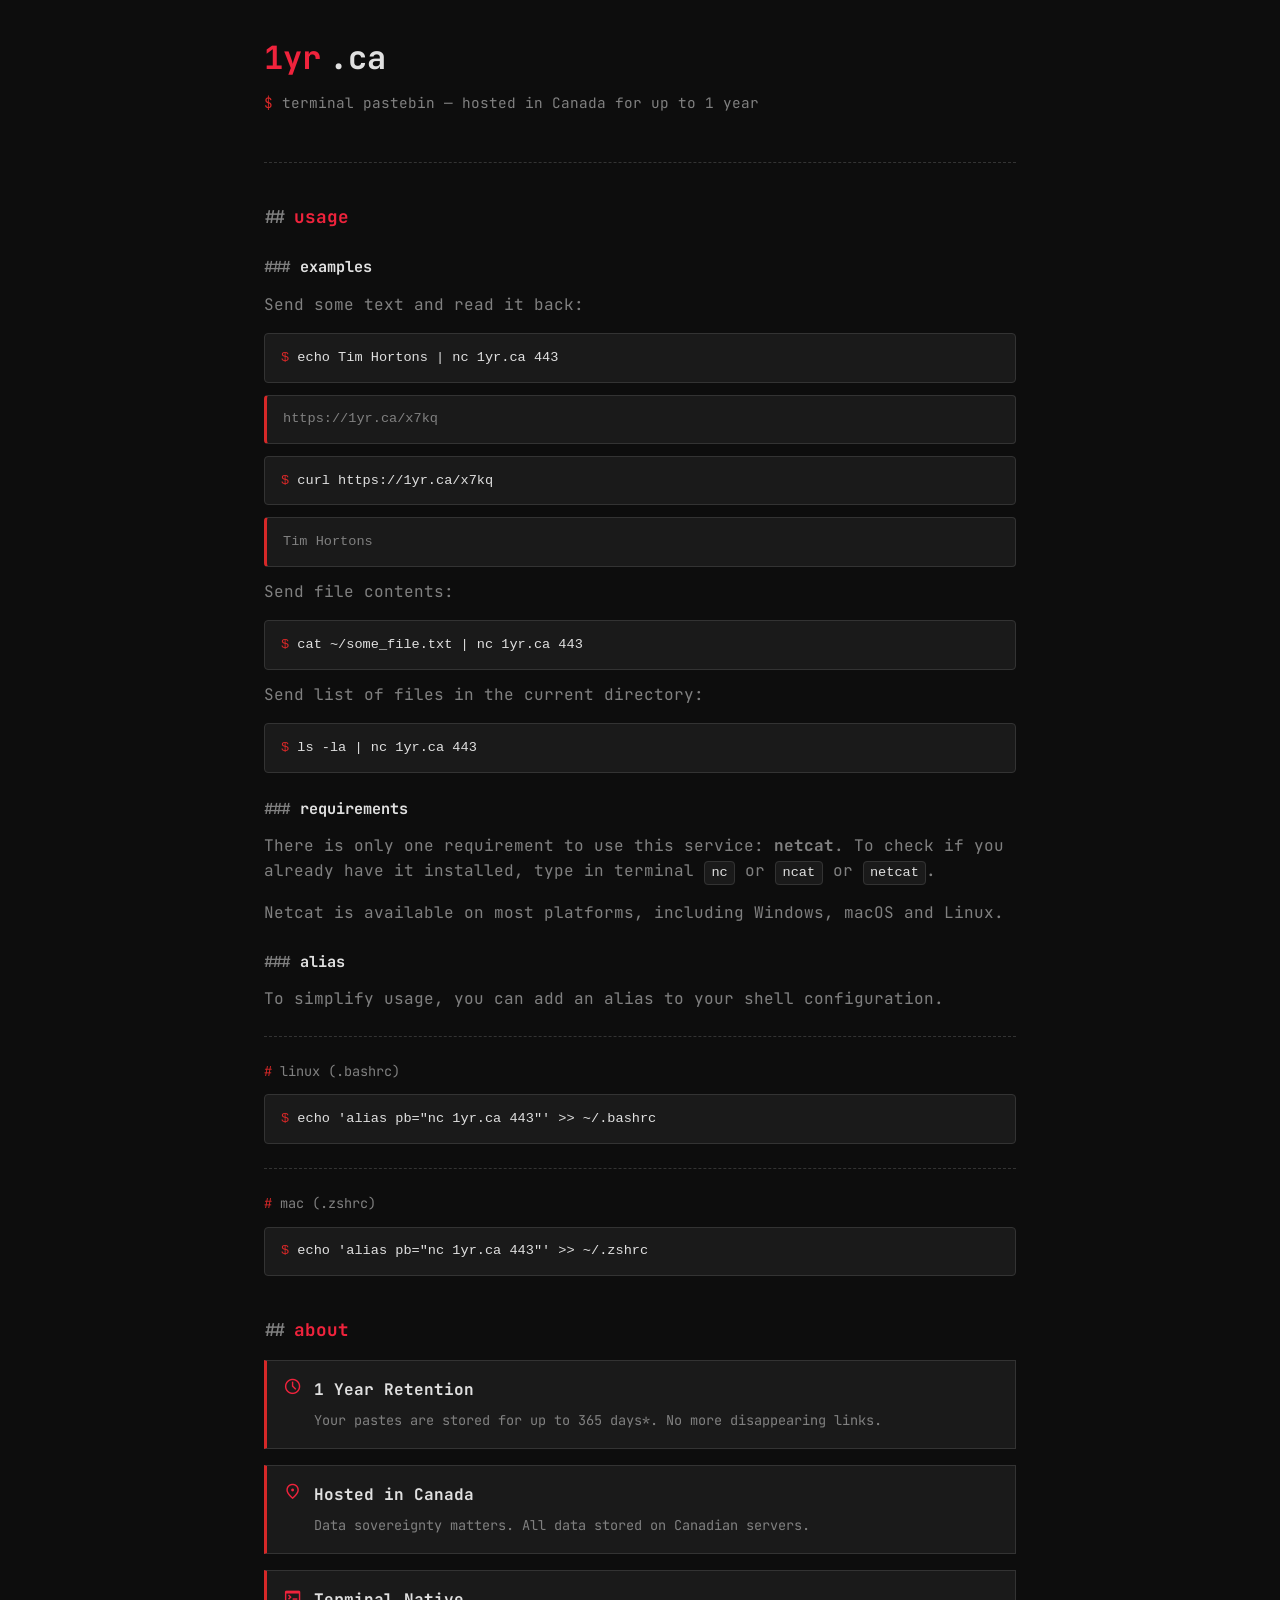
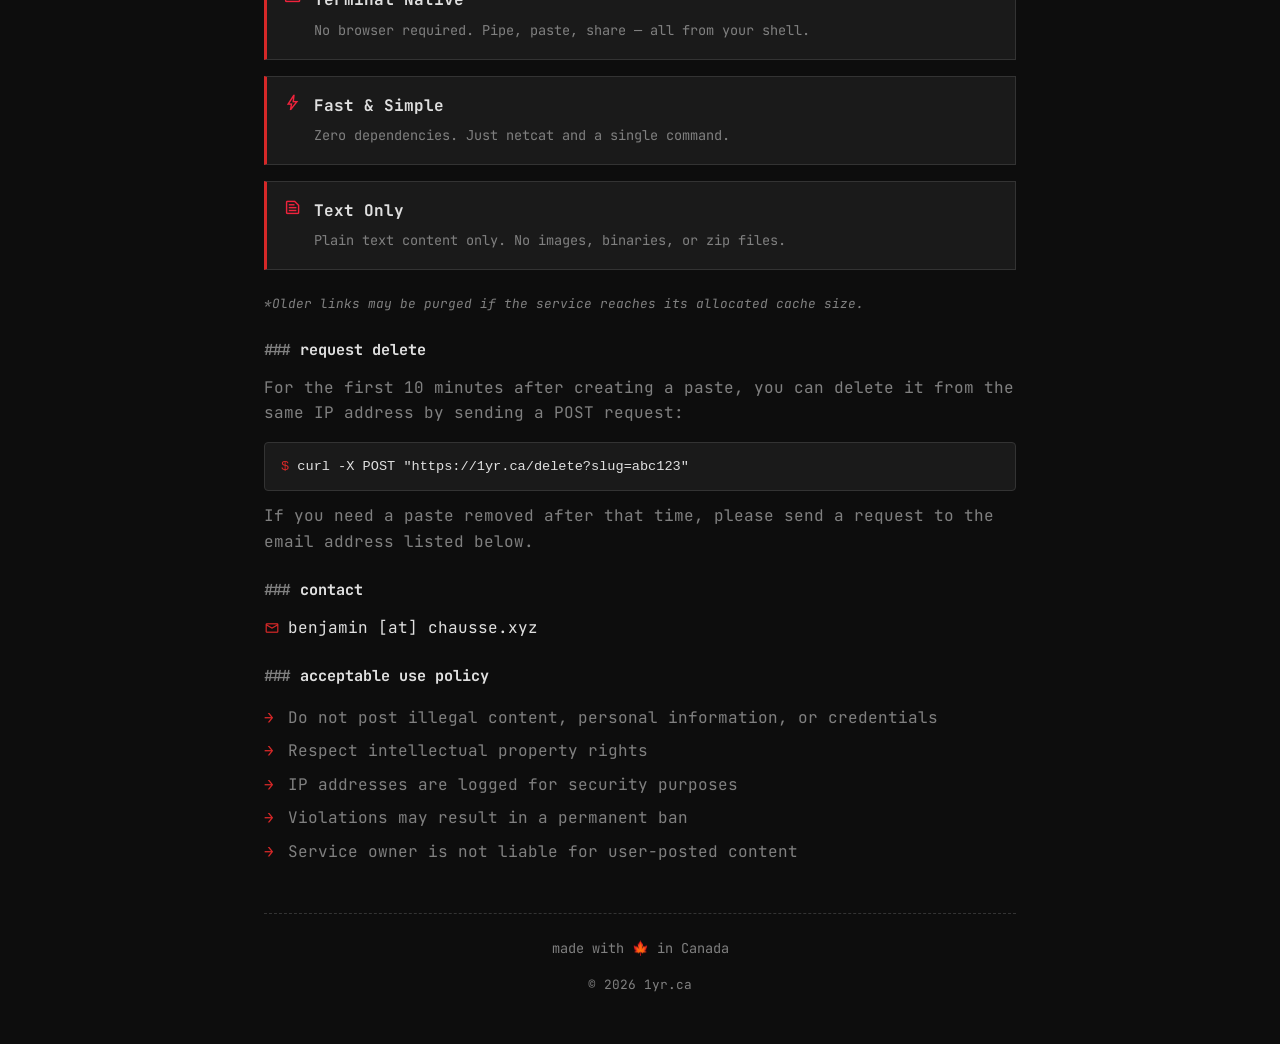
<file: internal/server/index.html>
<!DOCTYPE html>
<html lang="en">
<head>
    <meta charset="UTF-8">
    <meta name="viewport" content="width=device-width, initial-scale=1.0">
    <title>1yr.ca - terminal pastebin</title>
    <meta name="description" content="1yr.ca - A free terminal-based pastebin hosted in Canada. Files stored up to 1 year.">
    <link rel="preconnect" href="https://fonts.googleapis.com">
    <link rel="preconnect" href="https://fonts.gstatic.com" crossorigin>
    <link href="https://fonts.googleapis.com/css2?family=JetBrains+Mono:wght@400;700&display=swap" rel="stylesheet">
    <link href="https://fonts.googleapis.com/icon?family=Material+Symbols+Outlined" rel="stylesheet">
    <style>
        :root {
            --bg: #0d0d0d;
            --bg-alt: #1a1a1a;
            --fg: #e0e0e0;
            --fg-muted: #808080;
            --red: #d62828;
            --red-bright: #ef233c;
            --border: #333;
        }

        * {
            margin: 0;
            padding: 0;
            box-sizing: border-box;
        }

        html {
            font-size: 16px;
            scroll-behavior: smooth;
        }

        body {
            font-family: 'JetBrains Mono', monospace;
            background-color: var(--bg);
            color: var(--fg);
            line-height: 1.6;
            min-height: 100vh;
        }

        ::selection {
            background-color: var(--red);
            color: var(--fg);
        }

        a {
            color: var(--red-bright);
            text-decoration: none;
            transition: color 0.2s ease;
        }

        a:hover {
            color: var(--fg);
            text-decoration: underline;
        }

        .container {
            max-width: 800px;
            margin: 0 auto;
            padding: 2rem 1.5rem;
        }

        header {
            border-bottom: 1px dashed var(--border);
            padding-bottom: 2rem;
            margin-bottom: 2rem;
        }

        .logo {
            font-size: 2rem;
            font-weight: 700;
            color: var(--fg);
            display: flex;
            align-items: center;
            gap: 0.5rem;
        }

        .logo span {
            color: var(--red-bright);
        }

        .tagline {
            color: var(--fg-muted);
            margin-top: 0.5rem;
            font-size: 0.9rem;
        }

        .tagline::before {
            content: "$ ";
            color: var(--red);
        }

        .prompt {
            color: var(--red);
        }

        h2 {
            color: var(--red-bright);
            font-size: 1.1rem;
            margin-top: 2.5rem;
            margin-bottom: 1rem;
            display: flex;
            align-items: center;
            gap: 0.5rem;
        }

        h2::before {
            content: "##";
            color: var(--fg-muted);
        }

        h3 {
            color: var(--fg);
            font-size: 0.95rem;
            margin-top: 1.5rem;
            margin-bottom: 0.75rem;
        }

        h3::before {
            content: "### ";
            color: var(--fg-muted);
        }

        p {
            margin-bottom: 1rem;
            color: var(--fg-muted);
        }

        code {
            background-color: var(--bg-alt);
            border: 1px solid var(--border);
            border-radius: 4px;
            padding: 0.8rem 1rem;
            display: block;
            margin: 0.75rem 0;
            overflow-x: auto;
            font-size: 0.85rem;
            color: var(--fg);
        }

        code::before {
            content: "$ ";
            color: var(--red);
        }

        code.output::before {
            content: "";
        }

        code.output {
            color: var(--fg-muted);
            border-left: 3px solid var(--red);
        }

        .inline-code {
            display: inline;
            padding: 0.2rem 0.4rem;
            margin: 0;
        }

        .inline-code::before {
            content: "";
        }

        section {
            margin-bottom: 2rem;
        }

        .feature-grid {
            display: grid;
            gap: 1rem;
            margin-top: 1rem;
        }

        .feature {
            background-color: var(--bg-alt);
            border: 1px solid var(--border);
            border-left: 3px solid var(--red);
            padding: 1rem;
            display: flex;
            align-items: flex-start;
            gap: 0.75rem;
        }

        .feature .material-symbols-outlined {
            color: var(--red-bright);
            font-size: 1.2rem;
            flex-shrink: 0;
        }

        .feature-text strong {
            color: var(--fg);
            display: block;
            margin-bottom: 0.25rem;
        }

        .feature-text span {
            color: var(--fg-muted);
            font-size: 0.85rem;
        }

        hr {
            border: none;
            border-top: 1px dashed var(--border);
            margin: 1.5rem 0;
        }

        .os-section {
            margin: 1rem 0;
        }

        .os-label {
            color: var(--fg-muted);
            font-size: 0.85rem;
            margin-bottom: 0.5rem;
        }

        .os-label::before {
            content: "# ";
            color: var(--red);
        }

        footer {
            border-top: 1px dashed var(--border);
            margin-top: 3rem;
            padding-top: 1.5rem;
            text-align: center;
            color: var(--fg-muted);
            font-size: 0.85rem;
        }

        footer .maple {
            color: var(--red-bright);
        }

        .contact-line {
            display: flex;
            align-items: center;
            gap: 0.5rem;
            margin-bottom: 0.5rem;
        }

        .contact-line .material-symbols-outlined {
            color: var(--red);
            font-size: 1rem;
        }

        ul {
            list-style: none;
            margin: 1rem 0;
        }

        ul li {
            color: var(--fg-muted);
            margin-bottom: 0.5rem;
            padding-left: 1.5rem;
            position: relative;
        }

        ul li::before {
            content: "→";
            color: var(--red);
            position: absolute;
            left: 0;
        }

        .footnote {
            font-size: 0.8rem;
            color: var(--fg-muted);
            margin-top: 1.5rem;
            font-style: italic;
        }

        @media (max-width: 600px) {
            html {
                font-size: 14px;
            }

            .container {
                padding: 1.5rem 1rem;
            }

            code {
                font-size: 0.8rem;
                padding: 0.6rem 0.8rem;
            }
        }
    </style>
</head>
<body>
    <div class="container">
        <header>
            <div class="logo"><span>1yr</span>.ca</div>
            <p class="tagline">terminal pastebin &mdash; hosted in Canada for up to 1 year</p>
        </header>

        <main>
            <section>
                <h2>usage</h2>

                <h3>examples</h3>

                <p>Send some text and read it back:</p>
                <code>echo Tim Hortons | nc 1yr.ca 443</code>
                <code class="output">https://1yr.ca/x7kq</code>
                <code>curl https://1yr.ca/x7kq</code>
                <code class="output">Tim Hortons</code>

                <p>Send file contents:</p>
                <code>cat ~/some_file.txt | nc 1yr.ca 443</code>

                <p>Send list of files in the current directory:</p>
                <code>ls -la | nc 1yr.ca 443</code>

                <h3>requirements</h3>

                <p>There is only one requirement to use this service: <strong>netcat</strong>. To check if you already have it installed, type in terminal <code class="inline-code">nc</code> or <code class="inline-code">ncat</code> or <code class="inline-code">netcat</code>.</p>

                <p>Netcat is available on most platforms, including Windows, macOS and Linux.</p>

                <h3>alias</h3>

                <p>To simplify usage, you can add an alias to your shell configuration.</p>

                <hr>

                <div class="os-section">
                    <div class="os-label">linux (.bashrc)</div>
                    <code>echo 'alias pb="nc 1yr.ca 443"' >> ~/.bashrc</code>
                </div>

                <hr>

                <div class="os-section">
                    <div class="os-label">mac (.zshrc)</div>
                    <code>echo 'alias pb="nc 1yr.ca 443"' >> ~/.zshrc</code>
                </div>

                </section>

            <section>
                <h2>about</h2>

                <div class="feature-grid">
                    <div class="feature">
                        <span class="material-symbols-outlined">schedule</span>
                        <div class="feature-text">
                            <strong>1 Year Retention</strong>
                            <span>Your pastes are stored for up to 365 days*. No more disappearing links.</span>
                        </div>
                    </div>
                    <div class="feature">
                        <span class="material-symbols-outlined">location_on</span>
                        <div class="feature-text">
                            <strong>Hosted in Canada</strong>
                            <span>Data sovereignty matters. All data stored on Canadian servers.</span>
                        </div>
                    </div>
                    <div class="feature">
                        <span class="material-symbols-outlined">terminal</span>
                        <div class="feature-text">
                            <strong>Terminal Native</strong>
                            <span>No browser required. Pipe, paste, share &mdash; all from your shell.</span>
                        </div>
                    </div>
                    <div class="feature">
                        <span class="material-symbols-outlined">bolt</span>
                        <div class="feature-text">
                            <strong>Fast &amp; Simple</strong>
                            <span>Zero dependencies. Just netcat and a single command.</span>
                        </div>
                    </div>
                    <div class="feature">
                        <span class="material-symbols-outlined">text_snippet</span>
                        <div class="feature-text">
                            <strong>Text Only</strong>
                            <span>Plain text content only. No images, binaries, or zip files.</span>
                        </div>
                    </div>
                </div>

                <p class="footnote">*Older links may be purged if the service reaches its allocated cache size.</p>

                <h3>request delete</h3>

                <p>For the first 10 minutes after creating a paste, you can delete it from the same IP address by sending a POST request:</p>

                <code>curl -X POST "https://1yr.ca/delete?slug=abc123"</code>

                <p>If you need a paste removed after that time, please send a request to the email address listed below.</p>

                <h3>contact</h3>

                <div class="contact-line">
                    <span class="material-symbols-outlined">mail</span>
                    <span>benjamin [at] chausse.xyz</span>
                </div>

                <h3>acceptable use policy</h3>

                <ul>
                    <li>Do not post illegal content, personal information, or credentials</li>
                    <li>Respect intellectual property rights</li>
                    <li>IP addresses are logged for security purposes</li>
                    <li>Violations may result in a permanent ban</li>
                    <li>Service owner is not liable for user-posted content</li>
                </ul>
            </section>
        </main>

        <footer>
            <p>made with <span class="maple">&#127809;</span> in Canada</p>
            <p style="margin-top: 0.5rem; font-size: 0.8rem;">&copy; <span id="year"></span> 1yr.ca</p>
        </footer>
    </div>
    <script>document.getElementById('year').textContent = new Date().getFullYear();</script>
</body>
</html>
</file>
